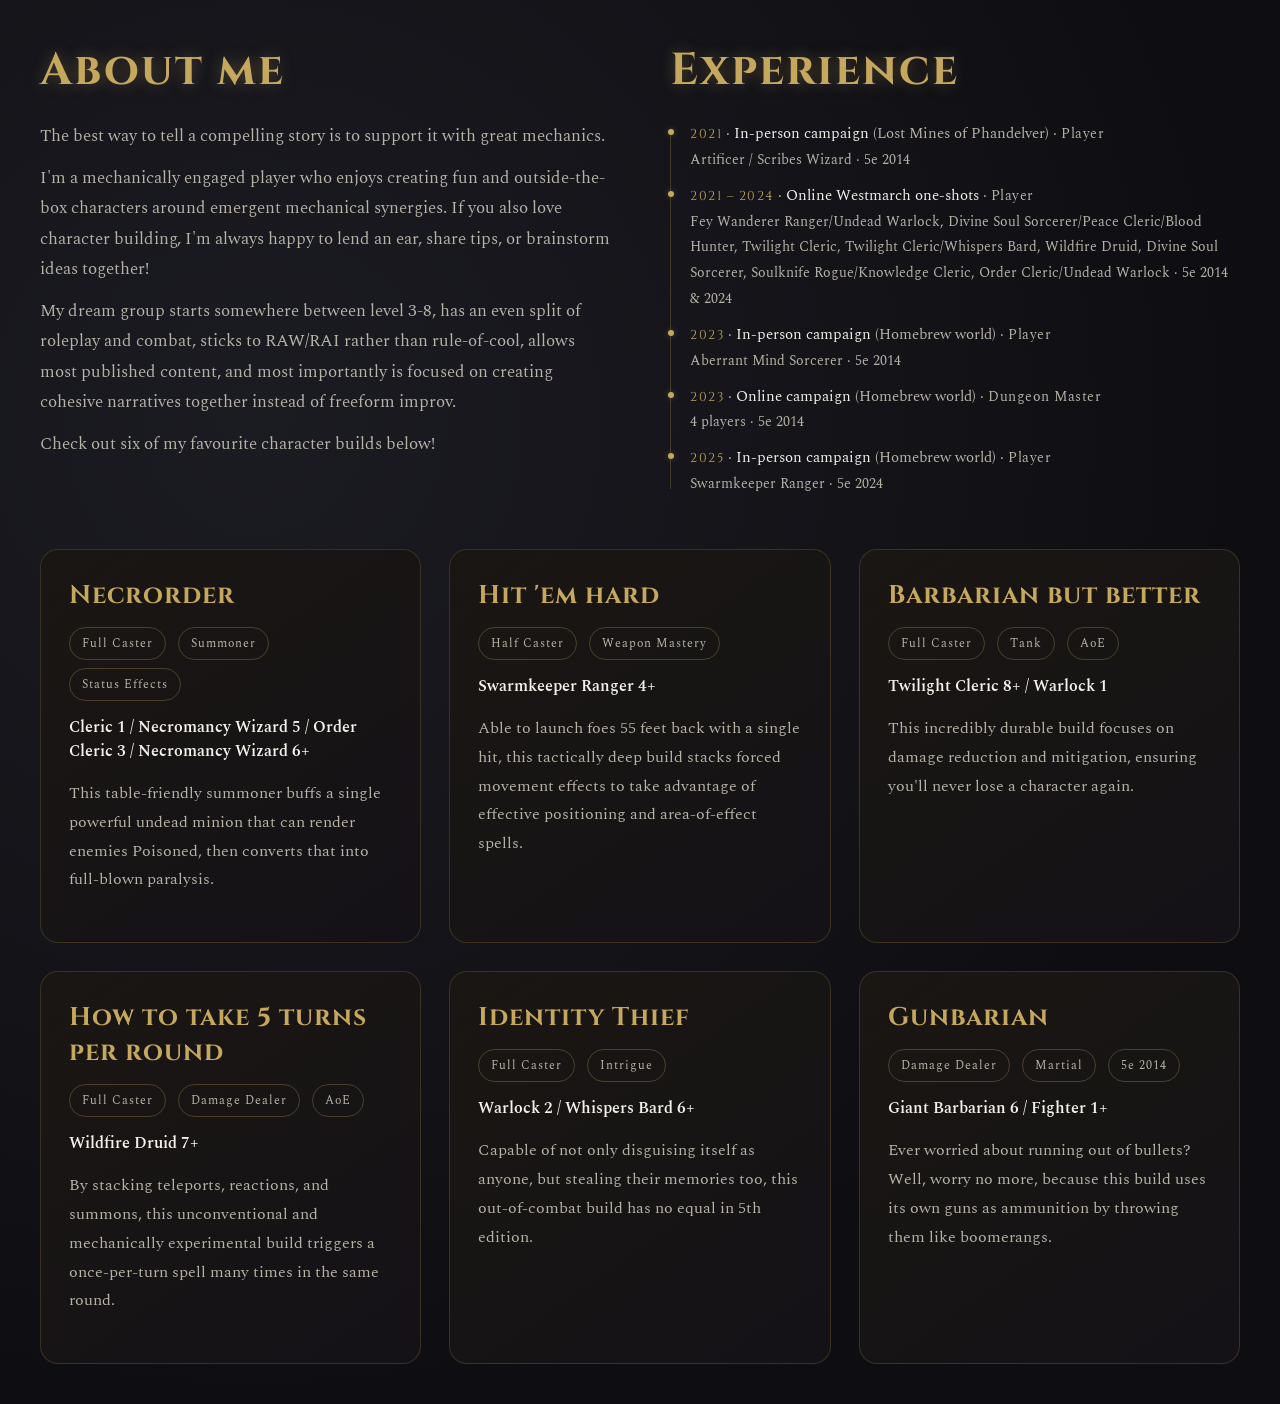
<file: index.html>
<!DOCTYPE html>
<html lang="en">
<head>
  <link rel="icon" type="image/png" href="favicon.png">
  <meta content="My D&D Player Resume" property="og:title" />
  <meta content="A little info about me, the type of group I'm looking for, and some characters I've made in the past." property="og:description" />
  <meta content="https://dnd-resume.github.io/" property="og:url" />
  <meta content="#c6a75e" data-react-helmet="true" name="theme-color" />
  <meta content="https://dnd-resume.github.io/favicon.png" property="og:image" />
<meta charset="UTF-8" />
<meta name="viewport" content="width=device-width, initial-scale=1.0" />
<title>D&D Resume</title>

<link href="https://fonts.googleapis.com/css2?family=Cinzel:wght@400;600&family=Spectral:wght@300;400;600&display=swap" rel="stylesheet">

  <link rel="stylesheet" href="style.css">
</head>
<body>
<div class="header-sections">
  <div class="header-section">
    <h1>About me</h1>
    <p>The best way to tell a compelling story is to support it with great mechanics.</p>
    <p>I'm a mechanically engaged player who enjoys creating fun and outside-the-box characters around emergent mechanical synergies. If you also love character building, I'm always happy to lend an ear, share tips, or brainstorm ideas together!</p>
    <p>My dream group starts somewhere between level 3-8, has an even split of roleplay and combat, sticks to RAW/RAI rather than rule-of-cool, allows most published content, and most importantly is focused on creating cohesive narratives together instead of freeform improv.</p>
    <p>Check out six of my favourite character builds below!</p>
  </div>

  <div class="header-section">
    <h1>Experience</h1>
    <div class="timeline">

    <div class="timeline-entry">
      <div class="timeline-desc">
        <span class="timeline-date">2021</span> · <span class="timeline-title">In-person campaign</span> <span class="timeline-subtitle">(Lost Mines of Phandelver)</span> · <span class="timeline-role">Player</span><br>
        <span class="timeline-classes">Artificer / Scribes Wizard · 5e 2014</span>
      </div>
    </div>

    <div class="timeline-entry">
      <div class="timeline-desc">
        <span class="timeline-date">2021 – 2024</span> · <span class="timeline-title">Online Westmarch one-shots</span> · <span class="timeline-role">Player</span><br>
        <span class="timeline-classes">Fey Wanderer Ranger/Undead Warlock, Divine Soul Sorcerer/Peace Cleric/Blood Hunter, Twilight Cleric, Twilight Cleric/Whispers Bard, Wildfire Druid, Divine Soul Sorcerer, Soulknife Rogue/Knowledge Cleric, Order Cleric/Undead Warlock · 5e 2014 & 2024</span>
      </div>
    </div>

    <div class="timeline-entry">
      <div class="timeline-desc">
        <span class="timeline-date">2023</span> · <span class="timeline-title">In-person campaign</span> <span class="timeline-subtitle">(Homebrew world)</span> · <span class="timeline-role">Player</span><br>
        <span class="timeline-classes">Aberrant Mind Sorcerer · 5e 2014</span>
      </div>
    </div>

    <div class="timeline-entry">
      <div class="timeline-desc">
        <span class="timeline-date">2023</span> · <span class="timeline-title">Online campaign</span> <span class="timeline-subtitle">(Homebrew world)</span> · <span class="timeline-role">Dungeon Master</span><br>
        <span class="timeline-classes">4 players · 5e 2014</span>
      </div>
    </div>

    <div class="timeline-entry">
      <div class="timeline-desc">
        <span class="timeline-date">2025</span> · <span class="timeline-title">In-person campaign</span> <span class="timeline-subtitle">(Homebrew world)</span> · <span class="timeline-role">Player</span><br>
        <span class="timeline-classes">Swarmkeeper Ranger · 5e 2024</span>
      </div>
    </div>

    </div>
  </div>
</div>
<div class="scroll-hint">scroll to view builds</div>
<div class="grid">
  <div class="card" id="necrorder">
    <div class="card-content">
      <button class="close-btn"></button>
      <h2>Necrorder</h2>
      <div class="tags">
      <span class="tag">Full Caster</span>
        <span class="tag">Summoner</span>
        <span class="tag">Status Effects</span>
      </div>
      <div class="spread">Cleric 1 / Necromancy Wizard 5 / Order Cleric 3 / Necromancy Wizard 6+</div>
      <div class="description">
        This table-friendly summoner buffs a single powerful undead minion that can render enemies Poisoned, then converts that into full-blown paralysis.
      </div>
      <div class="expanded-text">
        <p><b>Species:</b> <a href="https://5e.tools/races.html#kobold_mpmm" target="_blank" rel="noopener noreferrer">Kobold</a></p>
        <p><b>Background:</b> <a href="https://5e.tools/backgrounds.html#knight%20of%20solamnia_dsotdq" target="_blank" rel="noopener noreferrer">Knight of Solamnia</a></p>
        <p><b>Feats:</b> <a href="https://5e.tools/feats.html#squire%20of%20solamnia_dsotdq" target="_blank" rel="noopener noreferrer">Squire of Solamnia</a>, <a href="https://5e.tools/feats.html#putrefy_abh" target="_blank" rel="noopener noreferrer">Putrefy</a>, <a href="https://5e.tools/feats.html#knight%20of%20the%20crown_dsotdq" target="_blank" rel="noopener noreferrer">Knight of the Crown</a></p>
        <br>
        <p>
          The core of this build is the <i><a href="https://5e.tools/spells.html#summon%20undead_xphb" target="_blank" rel="noopener noreferrer">Summon Undead</a></i> spell, which creates a single Undead summon with unique abilities.

          Compared to conventional School of Necromancy builds, where dozens of animated dead slow the game to a crawl, this character is far more table-friendly, and much more fun to play.
          <br><br>
          In the 2014 rules, the Putrid <a href="https://5e.tools/bestiary.html#undead%20spirit_xphb" target="_blank" rel="noopener noreferrer">Undead Spirit</a>'s Rotting Claw attack required a Constitution save to render a Poisoned creature Paralyzed, but in the 2024 ruleset this was buffed by removing the save entirely, so a single hit is now enough to take a poisoned creature out of play.
          <br><br>
          Additionally, Poisoned is one of the easiest conditions to trigger in D&D, especially in the 2024 ruleset.
          <ul>
            <li><i><a href="https://5e.tools/spells.html#ray%20of%20sickness_xphb" target="_blank" rel="noopener noreferrer">Ray of Sickness</a></i>, a 1st-level spell capable of inflicting Poisoned on a hit, no longer requires a save to apply the condition.</li>
            <li>The Putrid Undead Spirit itself has the Festering Aura trait, which renders on any creature within 5 feet of it Poisoned if they fail a Constitution save.</li>
          </ul>
          <br>
          The Spirit can also be buffed using a number of different effects.
          <ul>
            <li>Necromancy Wizard's Undead Thralls feature makes the normally squishy spirit dramatically more durable by adding your Wizard level to its health, and boosts its damage by adding your proficiency bonus to damage rolls.</li>
            <li>Kobold's Draconic Cry can give all your allies, including the Spirit, advantage on their attacks against any creature caught in the area of effect for an entire round.</li>
            <li>Order Cleric's Voice of Authority can grant one ally, including the spirit, an additional attack when you target them with a spell. This can even be a buff such as <i><a href="https://5e.tools/spells.html#longstrider_xphb" target="_blank" rel="noopener noreferrer">Longstrider</a></i>, <i><a href="https://5e.tools/spells.html#vortex%20warp_scc" target="_blank" rel="noopener noreferrer">Vortex Warp</a></i>, or <i><a href="https://5e.tools/spells.html#healing%20word_xphb" target="_blank" rel="noopener noreferrer">Healing Word</a></i>.</li>
            <li>If the spirit already has advantage on its attacks (for example, against a Paralyzed foe), Knight of the Crown's Commanding Rally replaces Draconic Cry as the best bonus action option, granting the Spirit an additional attack whilst still conserving your action and reaction for <i>Ray of Sickness</i> and defensive spells respectively.</li>
          </ul>
          <br>
          Finally, this build has access to some synergies and emergent interactions that take it to the next level.
          <ul>
            <li>
              <i><a href="https://5e.tools/spells.html#wither%20and%20bloom_scc" target="_blank" rel="noopener noreferrer">Wither and Bloom</a></i>, a 2nd-level spell, has a strong synergy with the Putrefy feat and Voice of Authority.
              <ul>
                <li><i>Wither and Bloom</i> deals necrotic damage even on a successful save, which triggers the Putrefy feat, rendering the victim Poisoned.</li>
                <li>Additionally, the spell can also buff one ally within range, restoring some of their health. However, the real power comes from the fact that this can trigger Voice of Authority, letting the spirit immediately attack and potentially convert that directly into Paralysis.</li>
              </ul>
            </li>
            <li>
              <i><a href="https://5e.tools/spells.html#silvery%20barbs_scc" target="_blank" rel="noopener noreferrer">Silvery Barbs</a></i>, a 1st-level reaction spell, has a powerful interaction with Festering Aura that can double the duration of the Paralysis inflicted by Rotting Claw.
              <ul>
                <li>Festering Aura forces foes within 5 feet of the Undead Spirit to make a Constitution save at the start of their turn against being Poisoned even if they have the condition already.</li>
                <li>If they succeed, we can use Silvery Barbs, giving advantage to the spirit on its next attack, and rerolling their save against being Poisoned, potentially inflicting the condition if they didn't have it already.</li>
                <li>Since Silvery Barbs targeted the spirit, Voice of Authority Triggers, and the spirit makes an attack with Rotting Claw.</li>
                <li>If this attack hits, the target is paralyzed until the end of their next turn, as always. However, since Rotting Claw triggered on their turn, this paralyses them for two turns.</li>
              </ul>
            </li>
          </ul>
        </p>
      </div>
      <div class="scroll-fade"></div>
    </div>
    <div class="indicator-spacer"></div>
  </div>

  <div class="card" id="hit-em-hard">
    <div class="card-content">
      <button class="close-btn"></button>
      <h2>Hit 'em hard</h2>
      <div class="tags">
        <span class="tag">Half Caster</span>
        <span class="tag">Weapon Mastery</span>
      </div>
      <div class="spread">Swarmkeeper Ranger 4+</div>
      <div class="description">
        Able to launch foes 55 feet back with a single hit, this tactically deep build stacks forced movement effects to take advantage of effective positioning and area-of-effect spells.
      </div>
      <div class="expanded-text">
        <p><b>Species:</b> <a href="https://5e.tools/races.html#minotaur_mpmm" target="_blank" rel="noopener noreferrer">Minotaur</a></p>
        <p><b>Background:</b> <a href="https://5e.tools/backgrounds.html#giant%20foundling_bgg" target="_blank" rel="noopener noreferrer">Giant Foundling</a></p>
        <p><b>Feats:</b> <a href="https://5e.tools/feats.html#strike%20of%20the%20giants_bgg" target="_blank" rel="noopener noreferrer">Strike of the Giants</a>, <a href="https://5e.tools/feats.html#charger_xphb" target="_blank" rel="noopener noreferrer">Charger</a>, <a href="https://5e.tools/feats.html#polearm%20master_xphb" target="_blank" rel="noopener noreferrer">Polearm Master</a></p>
        <br>
        <p>This build takes advantage of the numerous forced movement effects released in recent sourcebooks, stacking them to devastating effect. Some of its best uses include:
          <ul>
            <li>Pushing enemies into an area of effect</li>
            <li>Pushing enemies far enough away that they have to spend actions Dashing to re-enter melee</li>
            <li>Taking advantage of environmental hazards, such as cliffs</li>
          </ul>
        </p>
        <br>
        <p>
          Specifically, it stacks the following features:
          <ul>
            <li>Strike of the Giants' Stone Strike, which can push foes back 10 feet on a hit</li>
            <li>Swarmkeeper's Gathered Swarm, which can push foes back 15 feet on a hit</li>
            <li>The Push weapon mastery, which can push foes back 10 feet on a hit</li>
            <li>Minotaur's Hammering Horns, which can push foes back 10 feet on a hit, at the cost of a bonus action</li>
            <li>The Charger feat can, which push foes back 10 feet on a hit if you move at least 10 feet towards them before hitting them</li>
          </ul>
          This is especially potent since Rangers get access to <i><a href="https://5e.tools/spells.html#spike%20growth_xphb" target="_blank" rel="noopener noreferrer">Spike Growth</a></i>, which damage to a foe that scales with how far they were pushed through it.
        </p>
        <br>
        <p>
          On top of that, it also has access to a powerful synergy with Polearm Master's Reactive Strike, which allows it to make an attack when a creature enters its range. Polearm Master works with <a href="https://5e.tools/items.html#pike_xphb" target="_blank" rel="noopener noreferrer">Pikes</a>, which have not only the Push mastery but also the Reach property, meaning that an approaching enemy can be smacked away before they even get a chance to attack, wasting their movement and leaving them within range to attack on your turn.
        </p>
        <br>
        <p>
          On top of the control options listed above, this build also has access to potent burst damage:
          <ul>
            <li>Stone Strike also deals 1d8 force damage alongside the push</li>
            <li>Gathered Swarm can deal 1d6 piercing damage instead of pushing</li>
            <li>Charger can deal 1d8 additional damage instead of pushing</li>
          </ul>
          This makes it a build that can truly work in any situation, whether it's an open plain or a cramped room.
        </p>
      </div>
      <div class="scroll-fade"></div>
    </div>
    <div class="indicator-spacer"></div>
  </div>

  <div class="card" id="barbarian-but-better">
    <div class="card-content">
      <button class="close-btn"></button>
      <h2>Barbarian but better</h2>
      <div class="tags">
        <span class="tag">Full Caster</span>
        <span class="tag">Tank</span>
        <span class="tag">AoE</span>
      </div>
      <div class="spread">Twilight Cleric 8+ / Warlock 1</div>
      <div class="description">
        This incredibly durable build focuses on damage reduction and mitigation, ensuring you'll never lose a character again.
      </div>
      <div class="expanded-text">
        <p><b>Species:</b> <a href="https://5e.tools/races.html#shadar-kai_mpmm" target="_blank" rel="noopener noreferrer">Shadar-Kai</a></p>
        <p><b>Background:</b> <a href="https://5e.tools/backgrounds.html#mage%20of%20high%20sorcery_dsotdq" target="_blank" rel="noopener noreferrer">Mage of High Sorcery</a></p>
        <p><b>Feats:</b> <a href="https://5e.tools/feats.html#initiate%20of%20high%20sorcery_dsotdq" target="_blank" rel="noopener noreferrer">Initiate of High Sorcery</a>, <a href="https://5e.tools/feats.html#adept%20of%20the%20white%20robes_dsotdq" target="_blank" rel="noopener noreferrer">Adept of the White Robes</a>, <a href="https://5e.tools/feats.html#heavy%20armor%20master_xphb" target="_blank" rel="noopener noreferrer">Heavy Armor Master</a></p>
        <br>
        <p>
          Have you ever worried about losing a character? If so, then this is the build for you. It boasts the following features:
          <ul>
            <li>A huge pool of temporary HP which regenerates every turn (from Twilight Cleric's Channel Divinity, <a href="https://5e.tools/classes.html#cleric_phb,state:feature=s1-0~sub_twilight_tce=b1" target="_blank" rel="noopener noreferrer">Twilight Sanctuary</a>)</li>
            <li>Complete resistance to all damage via Shadar-Kai's Blessing of the Raven Queen</li>
            <li>
              A range of damage reduction options, including:
              <ul>
                <li>Heavy Armor Master's Damage Reduction, which reduces incoming bludgeoning/piercing/slashing damage by your proficiency bonus</li>
                <li>Adept of the White Robes' Protective Ward, which lets you expend a spell slot to reduce the damage you take by 1d6 per level, plus your spellcasting ability modifier. As a Cleric, you've got no shortage of spell slots either.</li>
              </ul>
            </li>
            <li><a href="https://5e.tools/spells.html#armor%20of%20agathys_xphb" target="_blank" rel="noopener noreferrer"><i>Armor of Agathys</i></a>, a Warlock-exclusive spell which deals damage to foes who hit you.</li>
          </ul>
          <br>
          Normally, one of the biggest issues with tanking is that enemies can just target other characters. Not this build, though - Clerics get access to <a href="https://5e.tools/spells.html#spirit%20guardians_xphb" target="_blank" rel="noopener noreferrer"><i>Spirit Guardians</i></a>, one of the most potent offensive spells in the game. Nobody's ignoring you in a hurry!
        </p>
      </div>
      <div class="scroll-fade"></div>
    </div>
    <div class="indicator-spacer"></div>
  </div>

  <div class="card" id="how-to-take-5-turns-per-round">
    <div class="card-content">
      <button class="close-btn"></button>
      <h2>How to take 5 turns per round</h2>
      <div class="tags">
        <span class="tag">Full Caster</span>
        <span class="tag">Damage Dealer</span>
        <span class="tag">AoE</span>
      </div>
      <div class="spread">Wildfire Druid 7+</div>
      <div class="description">
        By stacking teleports, reactions, and summons, this unconventional and mechanically experimental build triggers a once-per-turn spell many times in the same round.
      </div>
      <div class="expanded-text">
          <p><b>Species:</b> <a href="https://5e.tools/races.html#simic%20hybrid_ggr" target="_blank" rel="noopener noreferrer">Simic Hybrid</a></p>
          <p><b>Background:</b> <a href="https://5e.tools/backgrounds.html#knight%20of%20the%20gauntlet_frhof" target="_blank" rel="noopener noreferrer">Knight of the Gauntlet</a></p>
          <p><b>Feats:</b> <a href="https://5e.tools/feats.html#tyro%20of%20the%20gauntlet_frhof" target="_blank" rel="noopener noreferrer">Tyro of the Gauntlet</a></p>
          <br>
          In the 2024 rules, many area-of-effect spells received a massive buff, as they can now be triggered in three different ways:
          <ul>
            <li>When a creature moves into the area</li>
            <li>When the area moves onto a creature</li>
            <li>When a creature ends its turn in the area</li>
          </ul>
          This opened up the possibility to trigger these AoEs many more times than had previously been possible. One particularly strong option is <a href="https://5e.tools/spells.html#conjure%20woodland%20beings_xphb" target="_blank" rel="noopener noreferrer"><i>Conjure Woodland Beings</i></a>, a 10ft Emanation which deals 5d8 damage (save for half), and which moves with you. However, while it can trigger an unlimited number of times per round, it can only damage the same creature once each turn.
          <br><br>
          This build utilises off-turn movement effects - teleports, reactions, and summons - to act on as many turns as possible, triggering <i>Conjure Woodland Beings</i> as many times as possible. However, it does require a very specific sequence of actions to work:
          <ul>
            <li>
              On your turn:
              <ul>
                <li>Action: Ready movement. As a side benefit, this triggers Tyro of the Gauntlet, giving the next attack roll against you disadvantage.</li>
                <li>Movement: Move forward, triggering CWB, then move back 5ft</li>
                <li>Bonus Action: Command your Wildfire Spirit to use Fiery Teleportation</li>
              </ul>
            </li>
            <li>
              On your Wildfire Spirit's turn:
              <ul>
                <li>Action: The Spirit follows your command, using Fiery Teleportation to teleport you 10ft above an enemy. Not only does this trigger CWB, but you can then use Simic Hybrid's Manta Glide to move 20ft horizontally as you fall, potentially triggering CWB again.</li>
              </ul>
            </li>
            <li>
              On enemy turns: CWB triggers if they end their turn in the area
            </li>
            <li>
              As your reaction: Use your Readied movement to trigger CWB a 5th time
            </li>
          </ul>
        </p>
      </div>
      <div class="scroll-fade"></div>
    </div>
    <div class="indicator-spacer"></div>
  </div>

  <div class="card" id="identity-thief">
    <div class="card-content">
      <button class="close-btn"></button>
      <h2>Identity Thief</h2>
      <div class="tags">
        <span class="tag">Full Caster</span>
        <span class="tag">Intrigue</span>
      </div>
      <div class="spread">Warlock 2 / Whispers Bard 6+</div>
      <div class="description">
        Capable of not only disguising itself as anyone, but stealing their memories too, this out-of-combat build has no equal in 5th edition.
      </div>
      <div class="expanded-text">
        <p><b>Species:</b> <a href="https://5e.tools/races.html#changeling_efa" target="_blank" rel="noopener noreferrer">Changeling</a></p>
        <p><b>Background:</b> <a href="https://5e.tools/backgrounds.html#mage%20of%20high%20sorcery_dsotdq" target="_blank" rel="noopener noreferrer">Mage of High Sorcery</a></p>
        <p><b>Feats:</b> <a href="https://5e.tools/feats.html#initiate%20of%20high%20sorcery_dsotdq" target="_blank" rel="noopener noreferrer">Initiate of High Sorcery</a>, <a href="https://5e.tools/feats.html#actor_xphb" target="_blank" rel="noopener noreferrer">Actor</a>, <a href="https://5e.tools/feats.html#adept%20of%20the%20red%20robes_dsotdq" target="_blank" rel="noopener noreferrer">Adept of the Red Robes</a></p>
        <br>
        Although over 99% of published D&D content centres around the combat system, a considerable portion of games focus on the other two pillars, especially social interaction. This is a build for those games.
        <br><br>
        It turns out that one of the easiest ways to solve out-of-combat challenges is just to pretend to be someone else. In theory, every feature that does this is supposed to have a drawback which prevents them from becoming too powerful, but they can be combined to cancel out any of their weaknesses and make the ultimate assassin:
        <ul>
          <li>Mimic voices using Actor</li>
          <li>Change your clothes with unlimited uses of <i><a href="https://5e.tools/spells.html#disguise%20self_xphb" target="_blank" rel="noopener noreferrer">Disguise Self</a></i> from the <a href="https://5e.tools/optionalfeatures.html#mask%20of%20many%20faces_xphb" target="_blank" rel="noopener noreferrer">Mask of Many Faces</a> invocation</li>
          <li>Change size using Changeling's Shape-Shifter</li>
          <li>Steal the memories of those you kill using <a href="https://5e.tools/classes.html#bard_phb,state:feature=s5-0~sub_whispers_xge=b1" target="_blank" rel="noopener noreferrer">Mantle of Whispers</a></li>
          <li>Forge documents with a <a href="https://5e.tools/items.html#forgery%20kit_xphb" target="_blank" rel="noopener noreferrer">Forgery Kit</a></li>
        </ul>
        <br>
        On top of this, Bard and Warlock have perhaps the best general-purpose infiltration kit in the game.
        <ul>
          <li>The <a href="https://5e.tools/optionalfeatures.html#misty%20visions_xphb" target="_blank" rel="noopener noreferrer">Misty Visions</a> invocation gives unlimited casts of <i><a href="https://5e.tools/spells.html#silent%20image_xphb" target="_blank" rel="noopener noreferrer">Silent Image</a></i>, perfect for a stealthy illusionist</li>
          <li><i><a href="https://5e.tools/spells.html#suggestion_xphb" target="_blank" rel="noopener noreferrer">Suggestion</a></i> is the closest thing you'll ever get to mind control.</li>
          <li><i><a href="https://5e.tools/spells.html#message_xphb" target="_blank" rel="noopener noreferrer">Message</a></i> is essentially unlimited telepathy</li>
          <li><i><a href="https://5e.tools/spells.html#comprehend%20languages_xphb" target="_blank" rel="noopener noreferrer">Comprehend Languages</a></i> and <i><a href="https://5e.tools/spells.html#tongues_xphb" target="_blank" rel="noopener noreferrer">Tongues</a></i> let you blend into any situation</li>
          <li><i><a href="https://5e.tools/spells.html#detect%20thoughts_xphb" target="_blank" rel="noopener noreferrer">Detect Thoughts</a></i> is perfect for stealing information</li>
          <li><i><a href="https://5e.tools/spells.html#major%20image_xphb" target="_blank" rel="noopener noreferrer">Major Image</a></i> is the best distraction in the game</li>
          <li>Bard's Expertise, Jack of All Trades, and <i><a href="https://5e.tools/spells.html#enhance%20ability_xphb" target="_blank" rel="noopener noreferrer">Enhance Ability</a></i> are somewhat useful in check-heavy campaigns</li>
        </ul>
        <br>
        In very check-heavy campaigns, take Adept of the Red Robes before Actor. With all your bonuses running, your minimum roll on a check to pretend to be someone else is 10 (Red Robes)+3(Proficiency)+3(Expertise)+3(Charisma)+5(Mantle of Whispers) = 24, with a mean roll of 26.75. You might not be able to mimic voices but you'll definitely be able to convince people otherwise!
      </div>
      <div class="scroll-fade"></div>
    </div>
    <div class="indicator-spacer"></div>
  </div>

  <div class="card" id="gunbarian">
    <div class="card-content">
      <button class="close-btn"></button>
      <h2>Gunbarian</h2>
      <div class="tags">
        <span class="tag">Damage Dealer</span>
        <span class="tag">Martial</span>
        <span class="tag">5e 2014</span>
      </div>
      <div class="spread">Giant Barbarian 6 / Fighter 1+</div>
      <div class="description">
        Ever worried about running out of bullets? Well, worry no more, because this build uses its own guns as ammunition by throwing them like boomerangs.
      </div>
      <div class="expanded-text">
        <p><b>Species:</b> <a href="https://2014.5e.tools/races.html#human%20(variant)_phb" target="_blank" rel="noopener noreferrer">Variant Human</a></p>
        <p><b>Feats:</b> <a href="https://2014.5e.tools/feats.html#gunner_tce" target="_blank" rel="noopener noreferrer">Gunner</a>, <a href="https://2014.5e.tools/feats.html#sharpshooter_phb" target="_blank" rel="noopener noreferrer">Sharpshooter</a>, <a href="https://2014.5e.tools/feats.html#crossbow%20expert_phb" target="_blank" rel="noopener noreferrer">Crossbow Expert</a></p>
        <br>
        Picture a grizzled ex-military mercenary who lets his colossal musket do the talking for him. But in combat, he takes out the huge weapon, loads it, cocks it, aims it, and then... throws it?
        <br><br>
        This build takes advantage of an unusual interaction that makes throwing guns even better than firing them. Specifically,
        <ul>
          <li>Giant Barbarian's <a href="https://2014.5e.tools/classes.html#barbarian_phb,state:feature=s5-0~sub_giant_bgg=b1" target="_blank" rel="noopener noreferrer">Elemental Cleaver</a> can give any weapon the Thrown property, including ranged weapons. This lets you make ranged weapon attacks with Strength, and deal bonus elemental damage too.</li>
          <li>Gunner lets you ignore the loading property and make as many attacks with your gun as any other weapon-user can with their sword.</li>
          <li>With Sharpshooter letting you ignore disadvantage from attacking at long range, and Crossbow expert letting you ignore disadvantage from attacking in melee, positioning barely matters - if you can see a foe, they're in danger.</li>
          <li>A single level in Fighter grants the <a href="https://2014.5e.tools/optionalfeatures.html#archery_phb" target="_blank" rel="noopener noreferrer">Archery</a> Fighting Style, which dramatically boosts the average damage of Sharpshooter's -5/+10 power attacks.</li>
          <li>Later on, more levels in Fighter can give access to features like <a href="https://2014.5e.tools/optionalfeatures.html#precision%20attack_phb" target="_blank" rel="noopener noreferrer">Precision Attack</a> which push your damage even further.</li>
        </ul>
        <br>
        Possibly the funniest detail of this build is that it doesn't actually remove the Ammunition property from its thrown weapons - they're still discharging midflight and expending ammunition before they hit the foe and teleport back to your hand.
      </div>
      <div class="scroll-fade"></div>
    </div>
    <div class="indicator-spacer"></div>
  </div>

</div>
<script src="script.js"></script>
</body>
</html>
</file>
<file: style.css>
:root {
  --bg-dark: #0e0e12;
  --parchment: #1a1612;
  --gold: #c6a75e;
  --gold-glow: rgba(198,167,94,0.35);
  --text-main: #f4f1ea;
  --text-muted: #b8b3a7;
}

* {
  margin: 0;
  padding: 0;
  box-sizing: border-box;
}

body {
  background: radial-gradient(circle at 20% 30%, #1b1b22, #0e0e12 70%);
  color: var(--text-main);
  font-family: "Spectral", serif;
  padding: 40px 40px;
  overflow-x: hidden;
}

/* Subtle rune background */
/*
body::before {
  content: "";
  position: fixed;
  inset: 0;
  background-image: radial-gradient(rgba(198,167,94,0.05) 1px, transparent 1px);
  background-size: 40px 40px;
  animation: drift 60s linear infinite;
  z-index: 0;
}

@keyframes drift {
  from { transform: translateY(0px); }
  to { transform: translateY(-200px); }
}
*/

.header {
  position: relative;
  z-index: 1;
  max-width: 900px;
  margin: 0 auto 40px auto;
}

.header h1 {
  font-family: "Cinzel", serif;
  font-size: 2.8rem;
  letter-spacing: 2px;
  color: var(--gold);
  margin-bottom: 0px;
  text-shadow: 0 0 15px var(--gold-glow);
}

.header p {
  color: var(--text-muted);
  font-size: 1.05rem;
  line-height: 1.8;
  max-width: 700px;
}

/* GRID */

.grid {
  position: relative;
  z-index: 1;
  display: grid;
  grid-template-columns: repeat(auto-fill, minmax(320px, 1fr));
  gap: 28px;
  max-width: 1300px;
  margin: 0 auto;
}

/* CARD */

.card {
  background: linear-gradient(145deg, #1a1612, #141217);
  border: 1px solid rgba(198,167,94,0.2);
  border-radius: 18px;
  padding: 28px;
  transition: all 0.4s ease;
  position: relative;
  overflow: hidden;
  cursor: pointer;
  backdrop-filter: blur(4px);
}

.card::before {
  content: "";
  position: absolute;
  inset: 0;
  border-radius: 18px;
  background: radial-gradient(circle at top left, rgba(198,167,94,0.15), transparent 60%);
  opacity: 0;
  transition: opacity 0.4s ease;
  pointer-events: none;
}

.card:hover, .card.fullscreen {
  transform: translateY(-6px) scale(1.02);
  border-color: var(--gold);
  box-shadow: 0 10px 40px rgba(0,0,0,0.6);
}

.card:hover::before, .card.fullscreen::before {
  opacity: 1;
}

/* EXPANDED */

.card {
  background: linear-gradient(145deg, #1a1612, #141217);
  border: 1px solid rgba(198,167,94,0.2);
  border-radius: 18px;
  padding: 28px;
  transition: all 0.3s ease;
  position: relative;
  cursor: pointer;
}

.card:hover, .card.fullscreen {
  transform: translateY(-6px);
  box-shadow: 0 10px 40px rgba(0,0,0,0.6);
}

/* Active expanding state */
.card.expanding {
  position: fixed;
  margin: 0;
  z-index: 999;
  border-radius: 18px;
  transition: 
    top 0.45s cubic-bezier(.22,.8,.25,1),
    left 0.45s cubic-bezier(.22,.8,.25,1),
    width 0.45s cubic-bezier(.22,.8,.25,1),
    height 0.45s cubic-bezier(.22,.8,.25,1),
    border-radius 0.3s ease,
    padding-bottom 0.45s cubic-bezier(.22,.8,.25,1);
  will-change: top, left, width, height;
  overflow: hidden;
}
.card.fullscreen {
  overflow-y: auto;
  border-radius: 18px;
}

.close-btn {
  display: none;
  position: absolute;
  top: 22px;
  right: 26px;
  width: 34px;
  height: 34px;
  border: none;
  background: transparent;
  color: var(--gold);
  font-size: 26px;
  line-height: 34px;
  text-align: center;
  cursor: pointer;
  transition: transform 0.2s ease, opacity 0.2s ease;
}

.close-btn::before {
  content: "×";
}

.card.fullscreen .close-btn {
  display: block;
}

.close-btn:hover {
  transform: scale(1.15);
  opacity: 0.9;
}

.card.fullscreen h2 {
  font-size: 3rem;
}

.card h2 {
  font-family: "Cinzel", serif;
  font-size: 1.6rem;
  color: var(--gold);
  margin-bottom: 14px;
  letter-spacing: 1px;
  transition: font-size 0.3s ease;
}

.tags {
  margin-bottom: 6px;
}

.tag {
  display: inline-block;
  border: 1px solid rgba(198,167,94,0.3);
  padding: 6px 12px;
  border-radius: 999px;
  font-size: 0.75rem;
  color: var(--text-muted);
  margin-right: 8px;
  margin-bottom: 8px;
  letter-spacing: 1px;
}

.spread {
  font-weight: 600;
  margin-bottom: 16px;
  color: var(--text-main);
}

.description {
  line-height: 1.8;
  font-size: 1rem;
  color: var(--text-muted);
  max-width: 800px;
}

/* Close button */

.expanded-text {
  display: block;
  opacity: 0;
  line-height: 1.8;
  font-size: 1rem;
  color: var(--text-main);
  margin-top: 20px;
  transition: opacity 0.3s ease;
}

.card.fullscreen .expanded-text {
  opacity: 1;
}

.card.fullscreen .description {
  /* opacity: 0; /* optional: fade out original description */
  transition: opacity 0.3s ease;
}

.card.expanding {
  position: fixed;
  z-index: 999;
  border-radius: 18px;
  overflow: hidden;
  transition: top 0.5s ease, left 0.5s ease, width 0.5s ease, height 0.5s ease, border-radius 0.3s ease;
}

.expanded-text {
  opacity: 0;
  transition: opacity 0.3s ease;
  height: 0;
}

.card.fullscreen .expanded-text {
  opacity: 1;
  height: auto;
}

.card.fullscreen .description {
  /*opacity: 0;*/
  transition: opacity 0.3s ease;
}

.card .close-btn {
  display: none;
}

.card.fullscreen .close-btn {
  display: block;
}

/* Link styling inside cards */
.card a {
  color: var(--gold);
  text-decoration: none;
  position: relative;
  /*font-weight: 600;*/
  transition: color 0.25s ease;
}

/* Subtle animated underline */
.card a::after {
  content: "";
  position: absolute;
  left: 0;
  bottom: 4px; /* controls how far down it is */
  width: 100%;
  height: 1px;
  background: var(--gold);
  transform: scaleX(0);
  transform-origin: left;
  transition: transform 0.25s ease;
  box-shadow: 0 0 6px var(--gold-glow);
}

.card a:hover {
  color: #e7c97a; /* slightly brighter gold */
}

.card a:hover::after {
  transform: scaleX(1);
}

/* Optional: active state */
.card a:active {
  opacity: 0.8;
}

/* Restore indentation for lists in expanded text */
.expanded-text ul {
  padding-left: 1.2em; /* standard indentation */
  list-style-type: disc; /* solid bullet points */
}

/* Sub-bullet styling */
.expanded-text ul ul {
  list-style-type: circle; /* hollow circle */
}

.card.fullscreen {
  max-height: calc(100vh - 80px); /* keep card within viewport with margin */
  padding-right: 5px;     /* optional: avoid content hiding behind scrollbar */
}

@media (max-width: 400px) {
  body {
    padding: 20px;
  }
  .grid {
    grid-template-columns: 1fr; /* single-column layout on small screens */
    gap: 16px;
  }
}
@media (max-width: 600px) {
  .header h1 {
    font-size: 2rem;
  }
  .card h2 {
    font-size: 1.2rem;
  }
  .card .description,
  .card .expanded-text {
    font-size: 0.9rem;
  }
}

.header-sections.blurred, .grid.blurred .card:not(.fullscreen):not(.expanding) {
  filter: blur(5px);
  opacity: 0.4;
  transition: filter 0.35s ease, opacity 0.35s ease, transform 0.35s ease;
}

.grid.blurred .card:not(.fullscreen):not(.expanding) {
  transform: scale(0.94);
}

.card.fullscreen .card-content {
  overflow-y: auto;
  max-height: calc(100vh - 80px);
  padding-right: 20px;
}
.scroll-fade {
  position: absolute;
  inset: 0;
  pointer-events: none;
  opacity: 0;
}

.card.fullscreen .scroll-fade {
  opacity: 1;
}

.scroll-fade::after {
  content: "";
  position: absolute;
  bottom: 0;
  left: 0;
  right: 0;
  height: 60px;

  background: linear-gradient(
    to bottom,
    rgba(20,18,23,0),
    rgba(20,18,23,0.95)
  );
}
.card {
  padding: 0px;
  overflow: hidden;
  overflow-y: hidden;
}
.card-content {
  padding: 28px;
}

.card-content::-webkit-scrollbar { width: 3px; }
.card-content::-webkit-scrollbar-track { background: transparent; }
.card-content::-webkit-scrollbar-thumb {
  background: rgba(198,167,94,0.6);
  border-radius: 3px;
}
.card-content::-webkit-scrollbar-thumb:hover { background: rgba(198,167,94,0.85); }

body::-webkit-scrollbar { width: 3px; }
body::-webkit-scrollbar-track { background: #0e0e12; }
body::-webkit-scrollbar-thumb {
  background: rgba(198,167,94,0.6);
  border-radius: 3px;
}
body::-webkit-scrollbar-thumb:hover { background: rgba(198,167,94,0.85); }

.expanded-text a {
  display: inline-block; /* ensures width is well-defined */
  position: relative;    /* needed for ::after */
  overflow: visible;     /* prevent clipping from parent overflow */
  z-index: 1;
}
.expanded-text {
  padding-bottom: 20px;
}
.expanded-text {
  pointer-events: none;
}

.card.fullscreen .expanded-text {
  pointer-events: auto;
}

@media (max-width: 768px) {
  .card.fullscreen h2 {
    font-size: 1.6rem;
    line-height: 1.3;
  }
}

.tag {
  display: inline-block;
  border: 1px solid rgba(198,167,94,0.3);
  padding: 6px 12px;
  border-radius: 999px;
  font-size: 0.75rem;
  color: var(--text-muted);
  margin-right: 8px;
  margin-bottom: 8px;
  letter-spacing: 1px;
  transition: background 0.3s ease, border-color 0.3s ease, color 0.3s ease;
}

.tag:hover {
  background: rgba(198,167,94,0.1);
  border-color: rgba(198,167,94,0.5);
  color: var(--text-main);
}

.header p {
  margin-top: .7em;
}

.header-sections {
  display: flex;
  gap: 60px;
  max-width: 1300px;
  margin: 0 auto 0px auto;
}

.header-section {
  flex: 1;
}

.header-section h1 {
  font-family: "Cinzel", serif;
  font-size: 2.8rem;
  letter-spacing: 2px;
  color: var(--gold);
  margin-bottom: 20px;
  text-shadow: 0 0 15px var(--gold-glow);
}

.header-section p {
  color: var(--text-muted);
  font-size: 1.05rem;
  line-height: 1.8;
  margin-top: 12px;
}

.timeline {
  position: relative;
  padding-left: 20px;
}

.timeline::before {
  content: "";
  position: absolute;
  left: 0;
  top: 8px;
  bottom: 8px;
  width: 1px;
  background: rgba(198,167,94,0.25);
}

.timeline-entry {
  position: relative;
  margin-bottom: 10px;
}

.timeline-entry:last-child {
  margin-bottom: 0;
}

.timeline-entry::before {
  content: "";
  position: absolute;
  left: -22.5px;
  top: 8px;
  width: 6px;
  height: 6px;
  border-radius: 50%;
  background: var(--gold);
  box-shadow: 0 0 6px var(--gold-glow);
}

.timeline-date {
  font-family: "Cinzel", serif;
  font-size: 0.8rem;
  letter-spacing: 1.5px;
  color: var(--gold);
}

.timeline-desc {
  color: var(--text-muted);
  font-size: 0.95rem;
  line-height: 1.7;
}

@media (max-width: 700px) {
  .header-sections {
    flex-direction: column;
    gap: 40px;
  }
}

.timeline-title {
  color: var(--text-main);
}

.timeline-subtitle {
  color: var(--text-muted);
}

.timeline-role {
  color: var(--text-muted);
  font-size: 0.85rem;
  letter-spacing: 0.5px;
}

.timeline-classes {
  color: var(--text-muted);
  font-size: 0.9rem;
}

@keyframes icon-pulse {
  0%    { transform: scale(1.100); }
  12.5% { transform: scale(1.156); }
  25%   { transform: scale(1.207); }
  37.5% { transform: scale(1.247); }
  50%   { transform: scale(1.300); }
  62.5% { transform: scale(1.247); }
  75%   { transform: scale(1.207); }
  87.5% { transform: scale(1.156); }
  100%  { transform: scale(1.100); }
}

.card.icon-pulsing::after {
  animation: icon-pulse 1s ease-in-out infinite;
}

.card::after {
  content: "";
  position: absolute;
  bottom: 14px;
  right: 18px;
  width: 32px;
  height: 32px;
  pointer-events: none;
  background-image: url("data:image/svg+xml,%3Csvg xmlns='http://www.w3.org/2000/svg' width='24' height='24' viewBox='0 0 24 24' fill='none' stroke='%23c6a75e' stroke-width='1' stroke-linecap='round' stroke-linejoin='round'%3E%3Cpath d='m15 15 6 6'/%3E%3Cpath d='m15 9 6-6'/%3E%3Cpath d='M21 16v5h-5'/%3E%3Cpath d='M21 8V3h-5'/%3E%3Cpath d='M3 16v5h5'/%3E%3Cpath d='m3 21 6-6'/%3E%3Cpath d='M3 8V3h5'/%3E%3Cpath d='M9 9 3 3'/%3E%3C/svg%3E");
  background-size: contain;
  background-repeat: no-repeat;
  opacity: var(--icon-opacity, 0);
  transform: scale(var(--icon-scale, 1));
  transition: var(--icon-transition, opacity 0.2s ease, transform 0.2s ease);
}


.card.fullscreen::after,
.card.expanding::after {
  opacity: 0;
}

@keyframes scroll-hint-pulse {
  0%, 100% { opacity: 0.6; transform: translateY(0);   text-shadow: 0 0 10px var(--gold-glow); }
  50%       { opacity: 1;   transform: translateY(3px); text-shadow: 0 0 20px var(--gold), 0 0 40px var(--gold-glow); }
}

.scroll-hint {
  text-align: center;
  color: var(--gold);
  font-family: "Cinzel", serif;
  font-size: 1rem;
  letter-spacing: 2px;
  pointer-events: none;
  animation: scroll-hint-pulse 1.8s ease-in-out infinite;
  transition: opacity 0.6s ease;
  margin: 10px auto 20px auto;
  position: relative;
  z-index: 1;
}

.scroll-hint.hidden {
  opacity: 0 !important;
  animation: none;
}

.card.card:not(.fullscreen):not(.expanding) .expanded-text {
  padding-bottom: 0px;
  margin-top: 0px; /* these both defaulted to 20px and made cards too big */
}

.has-expanded .card::after {
  display: none;
}

html {
  background: #0e0e12;
}

.indicator-spacer {
  height: 20px;
}

.has-expanded .indicator-spacer {
  height: 0;
}
</file>
